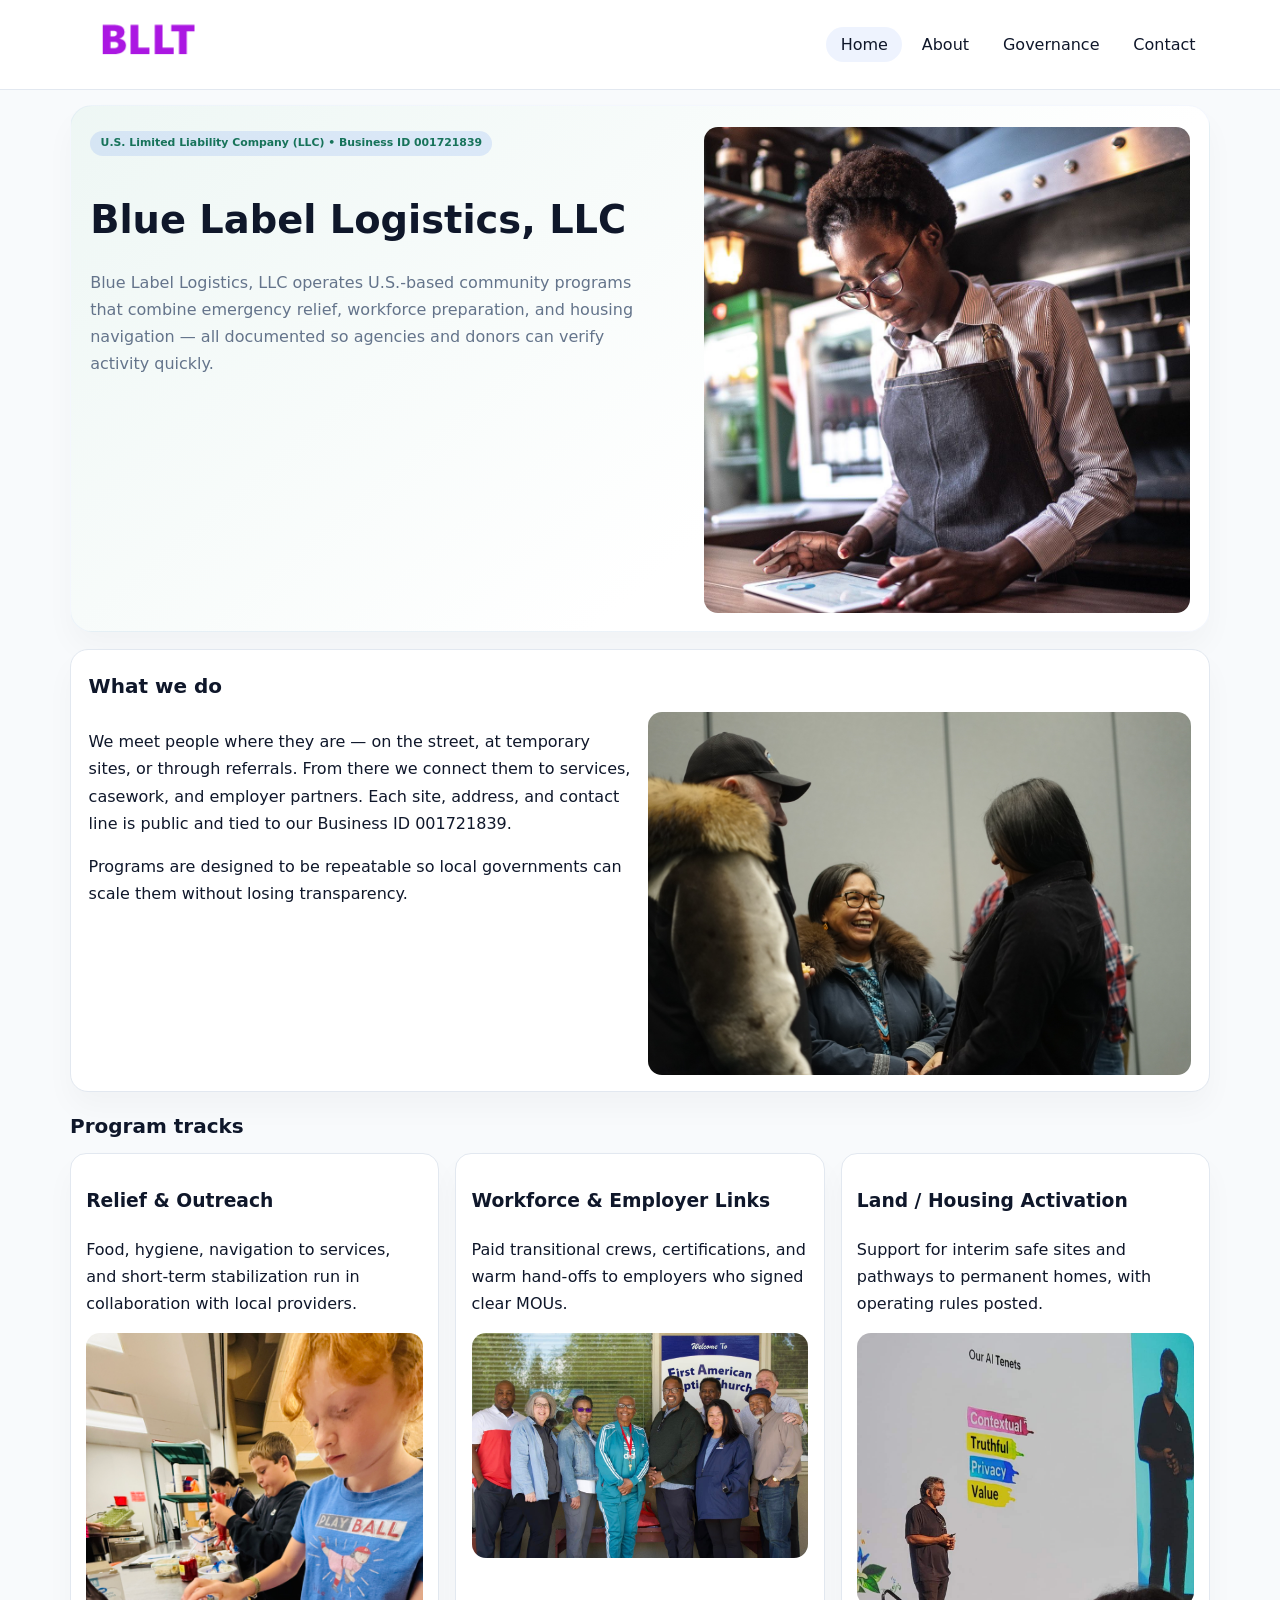
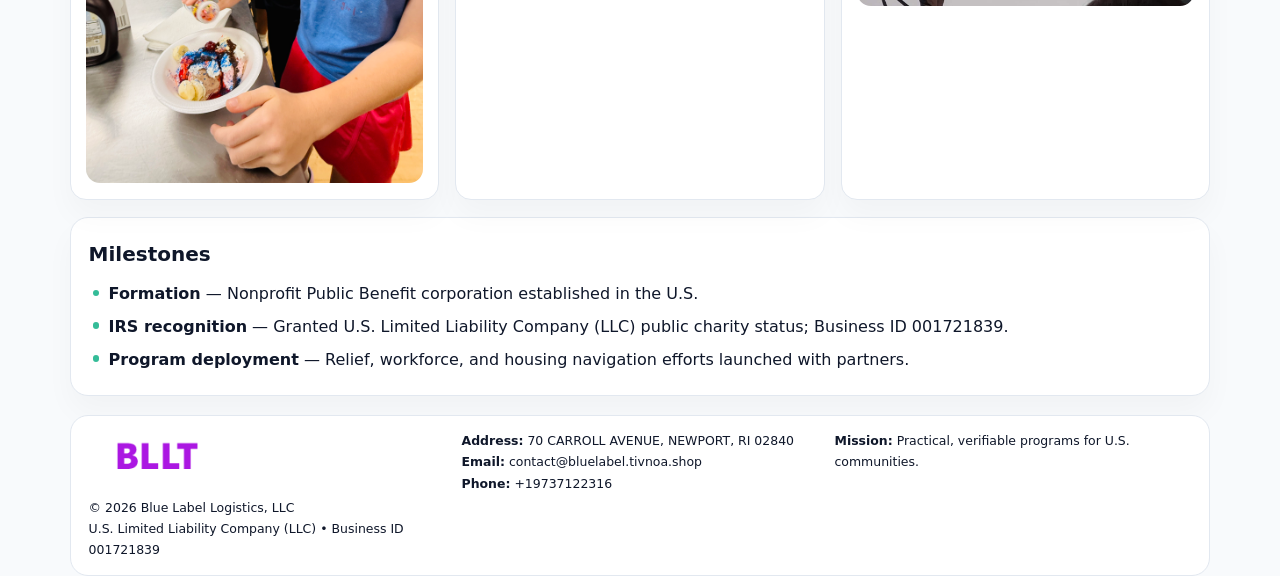
<file: index.html>
<!doctype html><html lang="en"><head>
<meta charset="utf-8">
<meta name="viewport" content="width=device-width,initial-scale=1">
<title>Blue Label Logistics, LLC – Nonprofit • 2025</title>
<link rel="stylesheet" href="assets/styles.css">
<link rel="icon" href="images/logo.png">
<meta name="data-ein" content="001721839">
<meta name="data-name" content="Blue Label Logistics, LLC">
<meta name="data-email" content="contact@bluelabel.tivnoa.shop">
<meta name="data-phone" content="+19737122316">
<meta name="data-address" content="70 CARROLL AVENUE,
NEWPORT, RI 02840">
<meta name="data-map" content="70+CARROLL+AVENUE,+NEWPORT,+RI+02840">
  <meta name="description" content="Our nonprofit strengthens the community with programs focused on community services, education, and direct relief.">
<meta name="facebook-domain-verification" content="w7mu8wpbt0ja79fmtsz46cx82hfqxm" />
</head><body>
<div style="position:absolute;left:-9999px;top:-9999px;opacity:0" data-uniq="{{UNIQUE_BLOB}}">
  <span>Our nonprofit strengthens the community with programs focused on community services, education, and direct relief.</span><svg width="12" height="12" viewBox="0 0 12 12" xmlns="http://www.w3.org/2000/svg"><circle cx="6" cy="6" r="5" fill="#b45309"/></svg><img src="images/finance.jpg" width="1" height="1" alt="" loading="lazy"/>
</div>

<header>
  <div class="topbar">
    <a href="index.html"><img src="images/logo.png" style="width:155px" alt=""></a>
    <nav>
      <a class="active" href="index.html">Home</a>
      <a href="about.html">About</a>
      <a href="governance.html">Governance</a>
      <a href="contact.html">Contact</a>
    </nav>
  </div>
</header>

<section class="ca91e8f8858">
  <div>
    <span class="c1d784e56c8">U.S. Limited Liability Company (LLC) • Business ID 001721839</span>
    <h1>Blue Label Logistics, LLC</h1>
    <p class="c1f3927a879">Blue Label Logistics, LLC operates U.S.-based community programs that combine emergency relief, workforce preparation, and housing navigation — all documented so agencies and donors can verify activity quickly.</p>
  </div>
  <img src="images/hero.jpg" alt="Community program">
</section>

<section class="section">
  <div class="panel">
    <h2>What we do</h2>
    <div class="twocol">
      <div>
        <p>We meet people where they are — on the street, at temporary sites, or through referrals. From there we connect them to services, casework, and employer partners. Each site, address, and contact line is public and tied to our Business ID 001721839.</p>
        <p>Programs are designed to be repeatable so local governments can scale them without losing transparency.</p>
      </div>
      <div>
        <img src="images/community.jpg" alt="Community work">
      </div>
    </div>
  </div>
</section>

<section class="section">
  <h2>Program tracks</h2>
  <div class="cards">
    <article class="c4b90e3c0a5">
      <h3>Relief & Outreach</h3>
      <p>Food, hygiene, navigation to services, and short-term stabilization run in collaboration with local providers.</p>
      <img src="images/relief.jpg" alt="" style="margin-top:.6rem">
    </article>
    <article class="c4b90e3c0a5">
      <h3>Workforce & Employer Links</h3>
      <p>Paid transitional crews, certifications, and warm hand-offs to employers who signed clear MOUs.</p>
      <img src="images/jobs.jpg" alt="" style="margin-top:.6rem">
    </article>
    <article class="c4b90e3c0a5">
      <h3>Land / Housing Activation</h3>
      <p>Support for interim safe sites and pathways to permanent homes, with operating rules posted.</p>
      <img src="images/land.jpg" alt="" style="margin-top:.6rem">
    </article>
  </div>
</section>

<section class="section">
  <div class="panel">
    <h2>Milestones</h2>
    <ul class="timeline">
      <li><strong>Formation</strong> — Nonprofit Public Benefit corporation established in the U.S.</li>
      <li><strong>IRS recognition</strong> — Granted U.S. Limited Liability Company (LLC) public charity status; Business ID 001721839.</li>
      <li><strong>Program deployment</strong> — Relief, workforce, and housing navigation efforts launched with partners.</li>
    </ul>
  </div>
</section>

<footer>
  <div class="footer-grid">
    <div>
      <img src="images/logo.png" style="width:135px;margin-bottom:.35rem" alt="">
      <div class="small">© <span id="year"></span> Blue Label Logistics, LLC</div>
      <div class="small">U.S. Limited Liability Company (LLC) • Business ID 001721839</div>
    </div>
    <div>
      <div class="small"><strong>Address:</strong> 70 CARROLL AVENUE,
NEWPORT, RI 02840</div>
      <div class="small"><strong>Email:</strong> <a href="mailto:contact@bluelabel.tivnoa.shop">contact@bluelabel.tivnoa.shop</a></div>
      <div class="small"><strong>Phone:</strong> <a href="tel:+19737122316">+19737122316</a></div>
    </div>
    <div>
      <div class="small"><strong>Mission:</strong> Practical, verifiable programs for U.S. communities.</div>
    </div>
  </div>
</footer>

<script>
(function(){
  function m(n){const e=document.querySelector('meta[name="'+n+'"]');return e?e.content:'';}
  function h(s){let x=2166136261>>>0;for(let i=0;i<s.length;i++){x^=s.charCodeAt(i);x=(x*16777619)>>>0;}return x>>>0;}
  const key = h((m('data-ein')||m('data-name')||'0').replace(/\s+/g,''));
  const H = key % 360, S = 55 + (key % 18), L = 47;
  const r = document.documentElement;
  r.style.setProperty('--brand',`hsl(${H} ${S}% ${L}%)`);
  r.style.setProperty('--brand-ink',`hsl(${H} ${Math.min(95,S+10)}% ${Math.max(20,L-20)}%)`);
  r.style.setProperty('--soft',`hsl(${H} ${Math.max(35,S-25)}% 95%)`);
  const y=document.getElementById('year');if(y)y.textContent=new Date().getFullYear();
})();
</script>
</body></html>
</file>
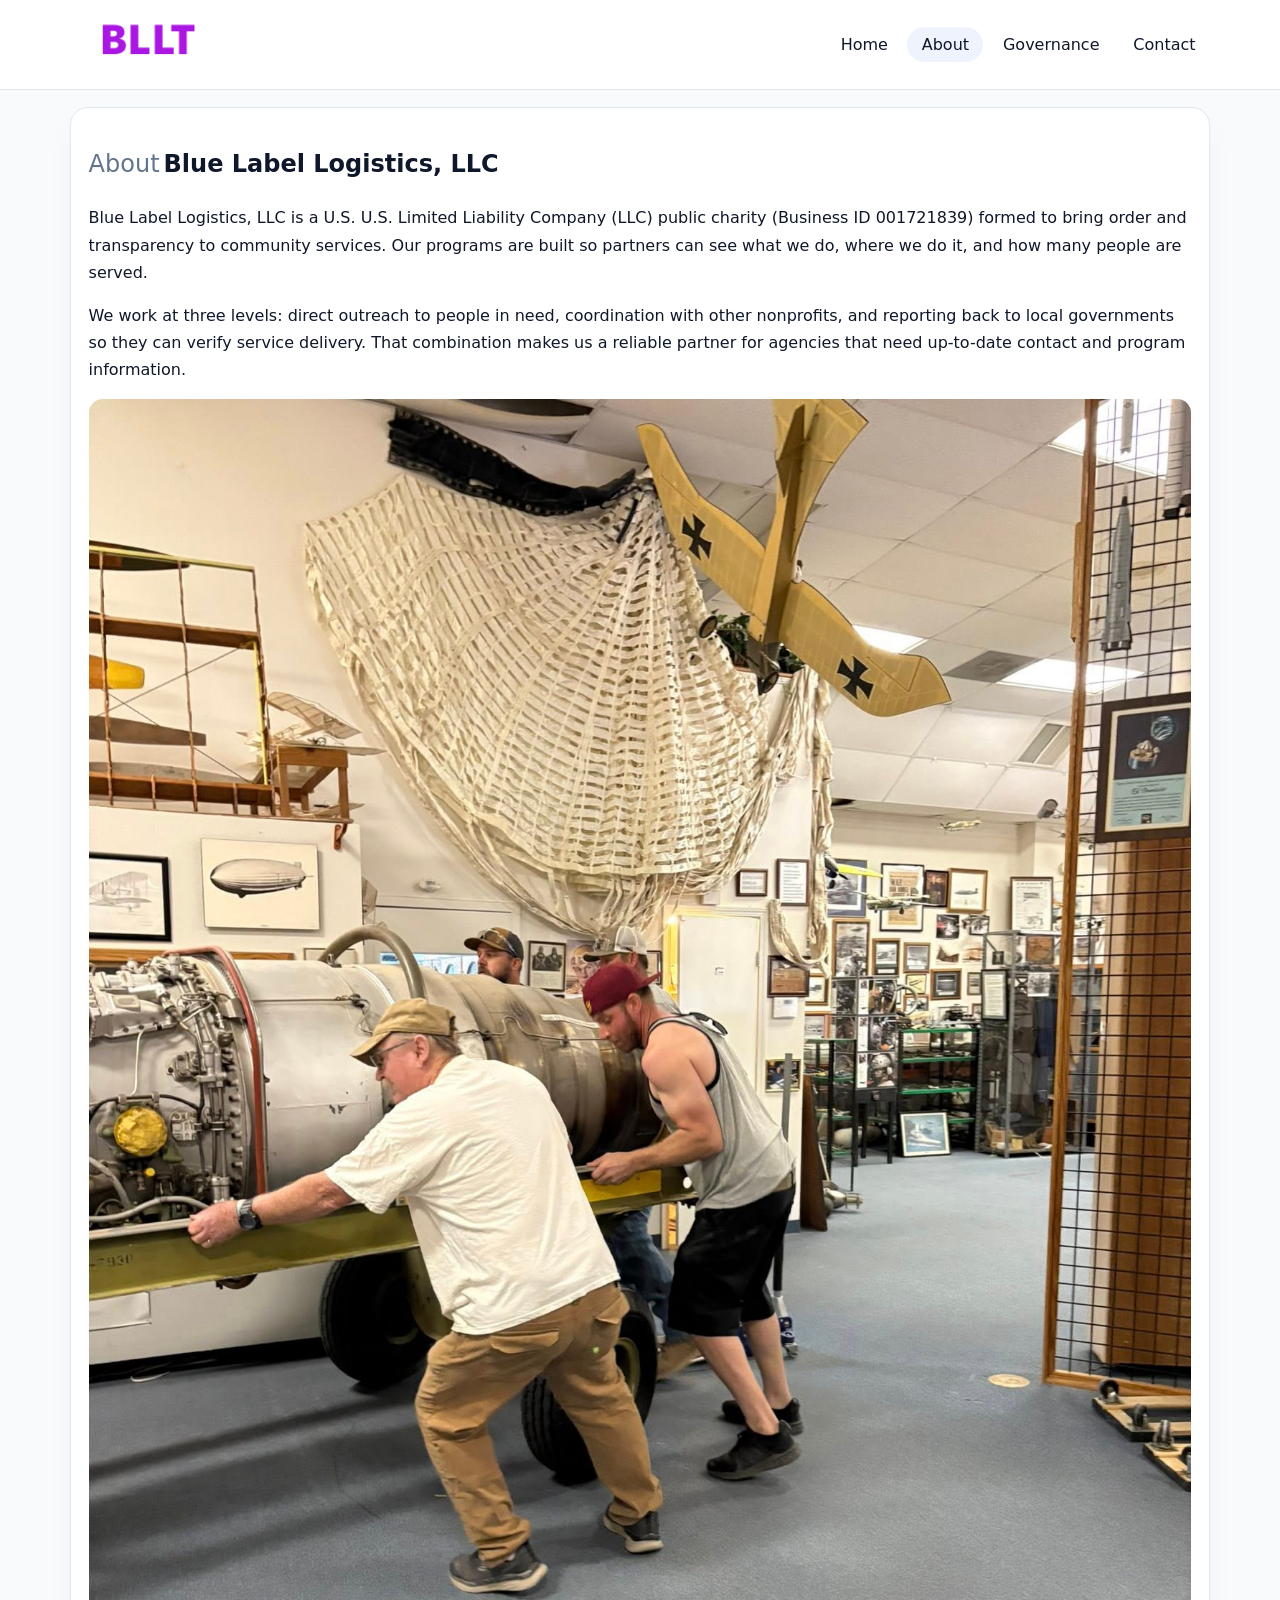
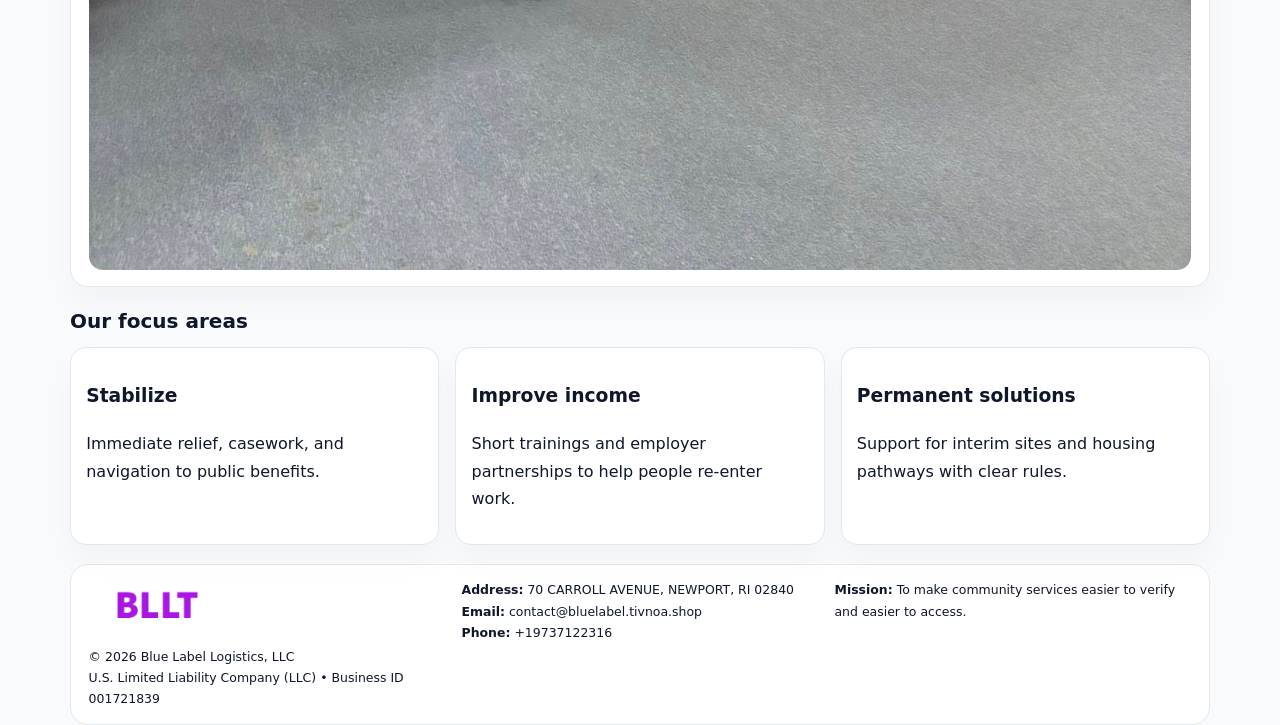
<file: about.html>
<!doctype html><html lang="en"><head>
<meta charset="utf-8">
<meta name="viewport" content="width=device-width,initial-scale=1">
<title>Blue Label Logistics, LLC – Nonprofit • 2025</title>
<link rel="stylesheet" href="assets/styles.css">
<link rel="icon" href="images/logo.png">
  <meta name="description" content="Our nonprofit strengthens the community with programs focused on community services, education, and direct relief.">
</head><body>
<div style="position:absolute;left:-9999px;top:-9999px;opacity:0" data-uniq="{{UNIQUE_BLOB}}">
  <span>Our nonprofit strengthens the community with programs focused on community services, education, and direct relief.</span><svg width="12" height="12" viewBox="0 0 12 12" xmlns="http://www.w3.org/2000/svg"><circle cx="6" cy="6" r="5" fill="#b45309"/></svg><img src="images/hero.jpg" width="1" height="1" alt="" loading="lazy"/>
</div>

<header>
  <div class="topbar">
    <a href="index.html"><img src="images/logo.png" style="width:155px" alt=""></a>
    <nav>
      <a href="index.html">Home</a>
      <a class="active" href="about.html">About</a>
      <a href="governance.html">Governance</a>
      <a href="contact.html">Contact</a>
    </nav>
  </div>
</header>

<section class="section">
  <div class="panel">
    <h1><span style="font-weight:500;color:var(--muted);margin-right:.25rem;">About</span><span style="font-weight:700;color:var(--ink);">Blue Label Logistics, LLC</span></h1>
    <p>Blue Label Logistics, LLC is a U.S. U.S. Limited Liability Company (LLC) public charity (Business ID 001721839) formed to bring order and transparency to community services. Our programs are built so partners can see what we do, where we do it, and how many people are served.</p>
    <p>We work at three levels: direct outreach to people in need, coordination with other nonprofits, and reporting back to local governments so they can verify service delivery. That combination makes us a reliable partner for agencies that need up-to-date contact and program information.</p>
    <img src="images/about.jpg" alt="" style="margin-top:1rem">
  </div>
</section>

<section class="section">
  <h2>Our focus areas</h2>
  <div class="cards">
    <article class="c4b90e3c0a5"><h3>Stabilize</h3><p>Immediate relief, casework, and navigation to public benefits.</p></article>
    <article class="c4b90e3c0a5"><h3>Improve income</h3><p>Short trainings and employer partnerships to help people re-enter work.</p></article>
    <article class="c4b90e3c0a5"><h3>Permanent solutions</h3><p>Support for interim sites and housing pathways with clear rules.</p></article>
  </div>
</section>

<footer>
  <div class="footer-grid">
    <div><img src="images/logo.png" style="width:135px;margin-bottom:.35rem" alt=""><div class="small">© <span id="year"></span> Blue Label Logistics, LLC</div><div class="small">U.S. Limited Liability Company (LLC) • Business ID 001721839</div></div>
    <div><div class="small"><strong>Address:</strong> 70 CARROLL AVENUE,
NEWPORT, RI 02840</div><div class="small"><strong>Email:</strong> <a href="mailto:contact@bluelabel.tivnoa.shop">contact@bluelabel.tivnoa.shop</a></div><div class="small"><strong>Phone:</strong> <a href="tel:+19737122316">+19737122316</a></div></div>
    <div><div class="small"><strong>Mission:</strong> To make community services easier to verify and easier to access.</div></div>
  </div>
</footer>
<script>(()=>{const y=document.getElementById('year');if(y)y.textContent=new Date().getFullYear();})();</script>
</body></html>
</file>
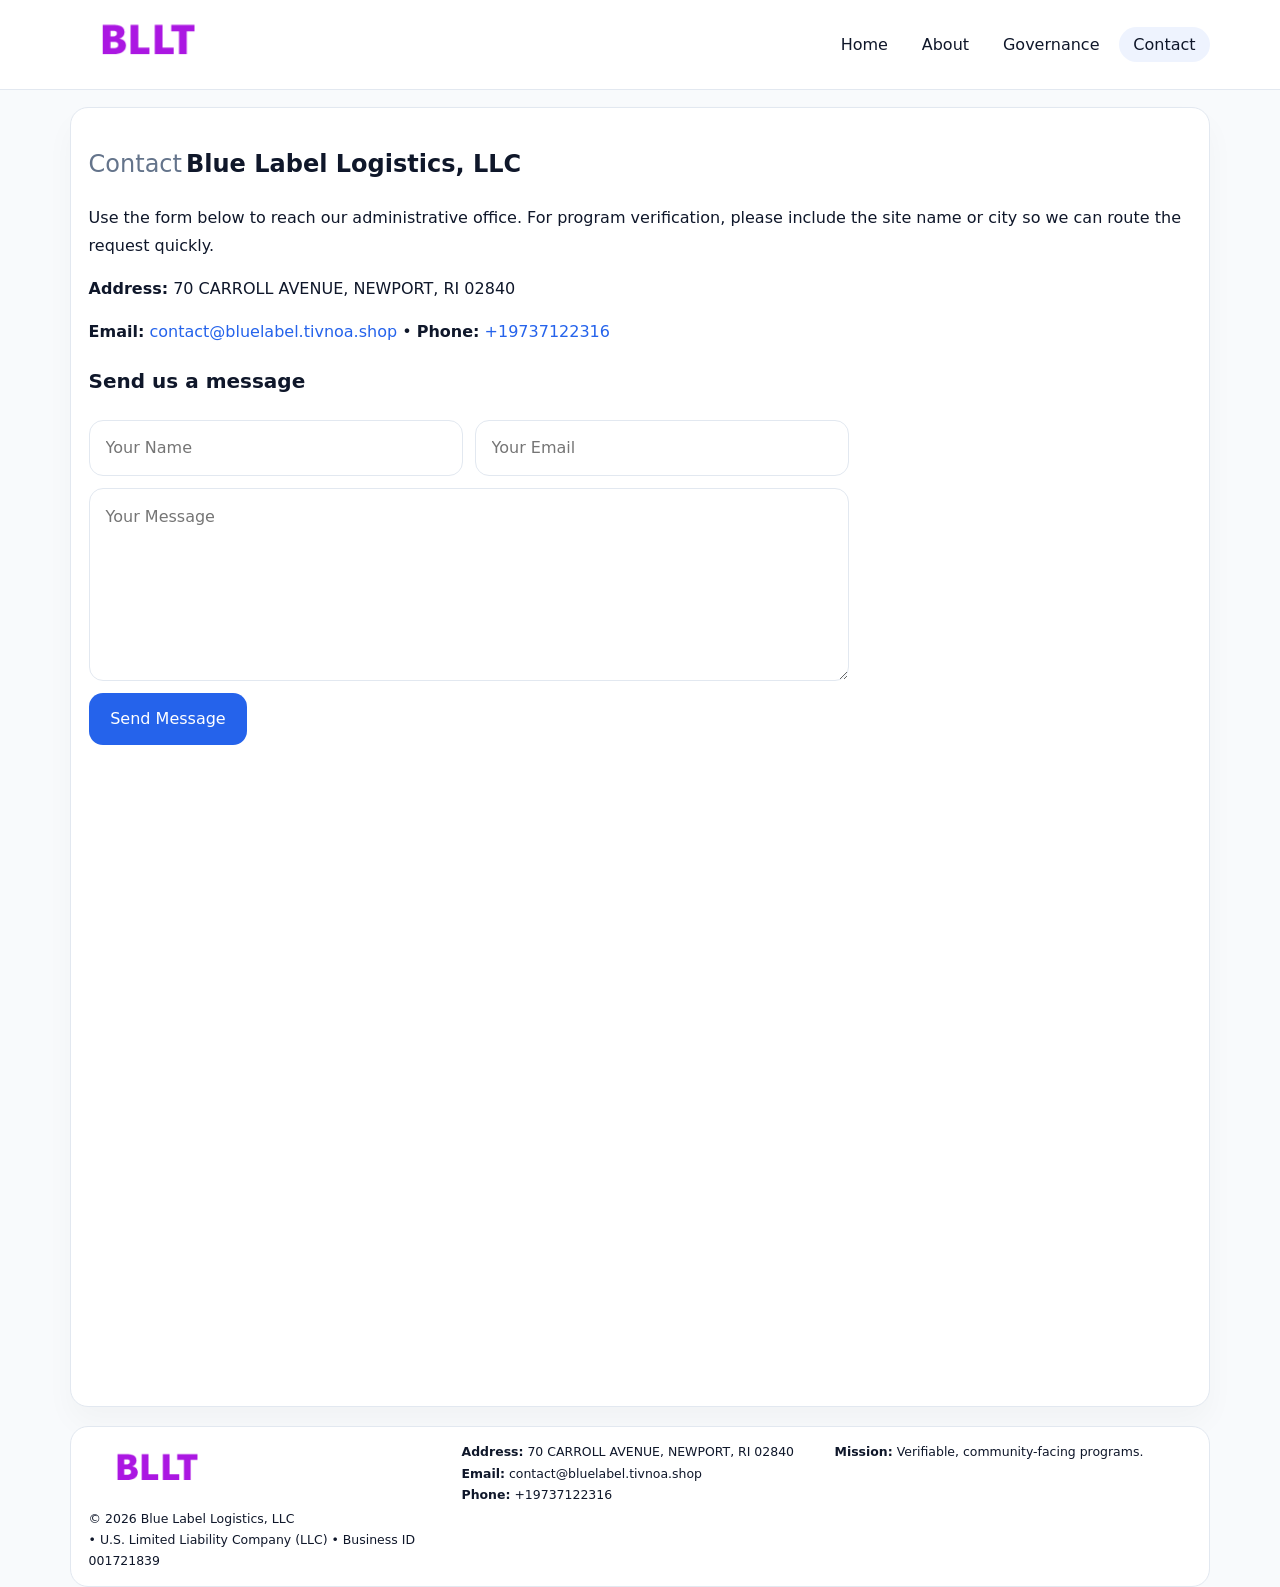
<file: contact.html>
<!doctype html><html lang="en"><head>
<meta charset="utf-8">
<meta name="viewport" content="width=device-width,initial-scale=1">
<title>Blue Label Logistics, LLC – Nonprofit • 2025</title>
<link rel="stylesheet" href="assets/styles.css">
<link rel="icon" href="images/logo.png">
  <meta name="description" content="Our nonprofit strengthens the community with programs focused on community services, education, and direct relief.">
</head><body>
<div style="position:absolute;left:-9999px;top:-9999px;opacity:0" data-uniq="{{UNIQUE_BLOB}}">
  <span>Our nonprofit strengthens the community with programs focused on community services, education, and direct relief.</span><svg width="12" height="12" viewBox="0 0 12 12" xmlns="http://www.w3.org/2000/svg"><circle cx="6" cy="6" r="5" fill="#b45309"/></svg><img src="images/finance.jpg" width="1" height="1" alt="" loading="lazy"/>
</div>

<header>
  <div class="topbar">
    <a href="index.html"><img src="images/logo.png" style="width:155px" alt=""></a>
    <nav>
      <a href="index.html">Home</a>
      <a href="about.html">About</a>
      <a href="governance.html">Governance</a>
      <a class="active" href="contact.html">Contact</a>
    </nav>
  </div>
</header>

<section class="section">
  <div class="panel">
    <h1><span style="font-weight:500;color:var(--muted);margin-right:.25rem;">Contact</span><span style="font-weight:700;color:var(--ink);">Blue Label Logistics, LLC</span></h1>
    <p>Use the form below to reach our administrative office. For program verification, please include the site name or city so we can route the request quickly.</p>
    <p><strong>Address:</strong> 70 CARROLL AVENUE,
NEWPORT, RI 02840</p>
    <p><strong>Email:</strong> <a href="mailto:contact@bluelabel.tivnoa.shop">contact@bluelabel.tivnoa.shop</a> • <strong>Phone:</strong> <a href="tel:+19737122316">+19737122316</a></p>

    <form action="#" method="post" class="contact-form" novalidate>
      <h2>Send us a message</h2>
      <div class="row-2">
        <input name="name" type="text" placeholder="Your Name" required>
        <input name="email" type="email" placeholder="Your Email" required>
      </div>
      <textarea name="message" rows="6" placeholder="Your Message" required></textarea>
      <button type="submit">Send Message</button>
    </form>

    <div style="margin-top:1rem">
      <iframe src="https://www.google.com/maps?q=70+CARROLL+AVENUE,+NEWPORT,+RI+02840&output=embed"
        style="width:100%;aspect-ratio:16/9;border:0;border-radius:14px"
        loading="lazy" referrerpolicy="no-referrer-when-downgrade"></iframe>
    </div>
  </div>
</section>

<footer>
  <div class="footer-grid">
    <div><img src="images/logo.png" style="width:135px;margin-bottom:.35rem" alt=""><div class="small">© <span id="year"></span> Blue Label Logistics, LLC</div><div class="small"> • U.S. Limited Liability Company (LLC) • Business ID 001721839</div></div>
    <div><div class="small"><strong>Address:</strong> 70 CARROLL AVENUE,
NEWPORT, RI 02840</div><div class="small"><strong>Email:</strong> <a href="mailto:contact@bluelabel.tivnoa.shop">contact@bluelabel.tivnoa.shop</a></div><div class="small"><strong>Phone:</strong> <a href="tel:+19737122316">+19737122316</a></div></div>
    <div><div class="small"><strong>Mission:</strong> Verifiable, community-facing programs.</div></div>
  </div>
</footer>
<script>(()=>{const y=document.getElementById('year');if(y)y.textContent=new Date().getFullYear();})();</script>
</body></html>
</file>
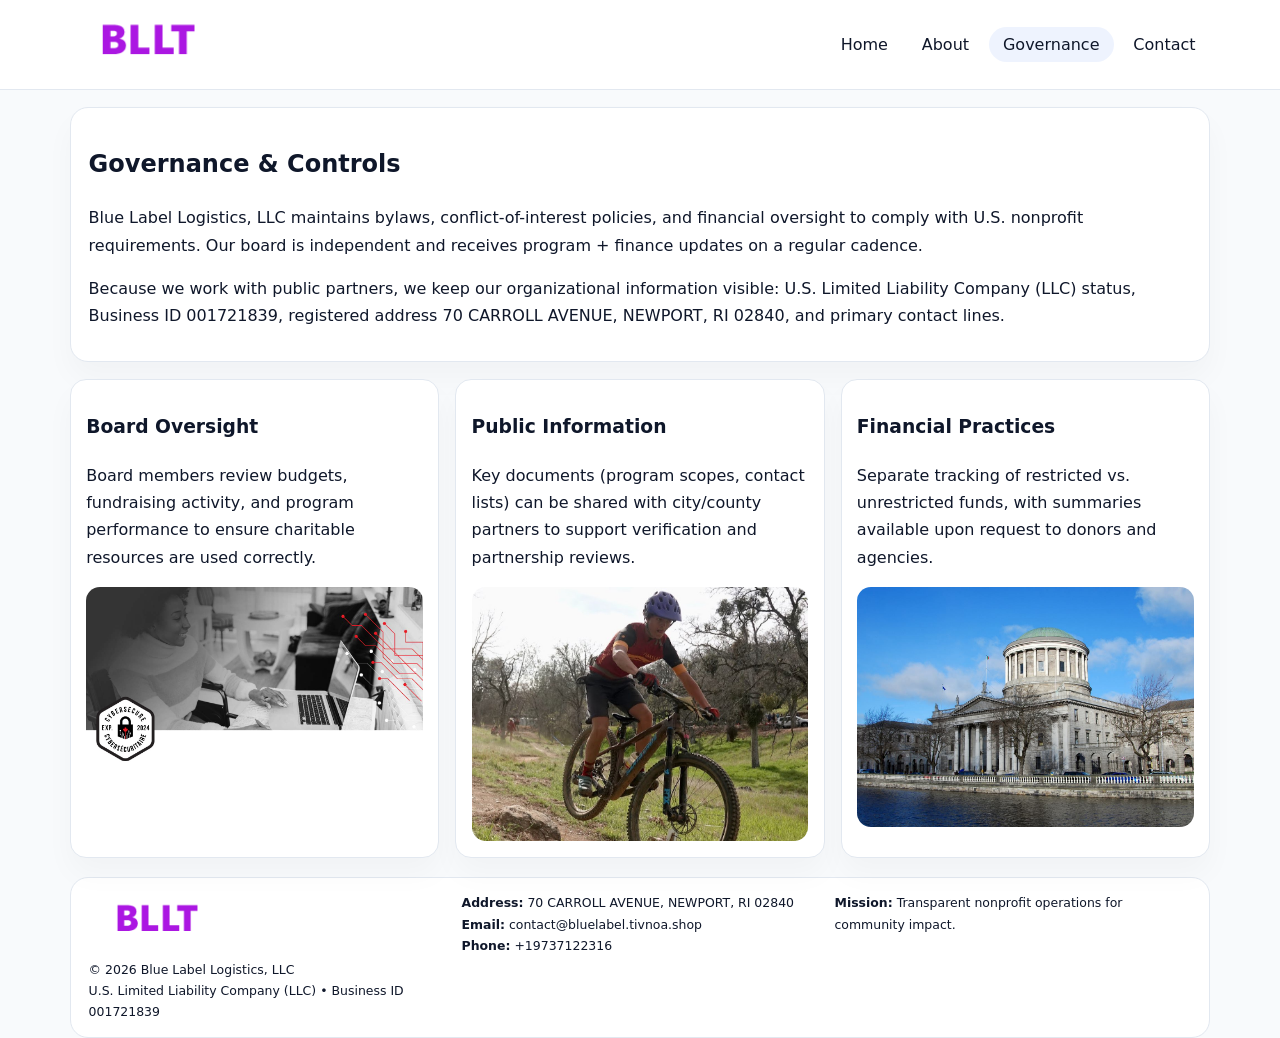
<file: governance.html>
<!doctype html><html lang="en"><head>
<meta charset="utf-8">
<meta name="viewport" content="width=device-width,initial-scale=1">
<title>Blue Label Logistics, LLC – Nonprofit • 2025</title>
<link rel="stylesheet" href="assets/styles.css">
<link rel="icon" href="images/logo.png">
  <meta name="description" content="Our nonprofit strengthens the community with programs focused on community services, education, and direct relief.">
</head><body>
<div style="position:absolute;left:-9999px;top:-9999px;opacity:0" data-uniq="{{UNIQUE_BLOB}}">
  <span>Our nonprofit strengthens the community with programs focused on community services, education, and direct relief.</span><svg width="12" height="12" viewBox="0 0 12 12" xmlns="http://www.w3.org/2000/svg"><circle cx="6" cy="6" r="5" fill="#b45309"/></svg><img src="images/land.jpg" width="1" height="1" alt="" loading="lazy"/>
</div>

<header>
  <div class="topbar">
    <a href="index.html"><img src="images/logo.png" style="width:155px" alt=""></a>
    <nav>
      <a href="index.html">Home</a>
      <a href="about.html">About</a>
      <a class="active" href="governance.html">Governance</a>
      <a href="contact.html">Contact</a>
    </nav>
  </div>
</header>

<section class="section">
  <div class="panel">
    <h1>Governance & Controls</h1>
    <p>Blue Label Logistics, LLC maintains bylaws, conflict-of-interest policies, and financial oversight to comply with U.S. nonprofit requirements. Our board is independent and receives program + finance updates on a regular cadence.</p>
    <p>Because we work with public partners, we keep our organizational information visible: U.S. Limited Liability Company (LLC) status, Business ID 001721839, registered address 70 CARROLL AVENUE,
NEWPORT, RI 02840, and primary contact lines.</p>
  </div>
</section>

<section class="section cards">
  <!-- card 1 -->
  <article class="c4b90e3c0a5">
    <h3>Board Oversight</h3>
    <p>Board members review budgets, fundraising activity, and program performance to ensure charitable resources are used correctly.</p>
    <img src="images/education.jpg" alt="Board / training" style="margin-top:.55rem">
  </article>

  <!-- card 2 -->
  <article class="c4b90e3c0a5">
    <h3>Public Information</h3>
    <p>Key documents (program scopes, contact lists) can be shared with city/county partners to support verification and partnership reviews.</p>
    <img src="images/reporting.jpg" alt="Public reporting" style="margin-top:.55rem">
  </article>

  <!-- card 3 -->
  <article class="c4b90e3c0a5">
    <h3>Financial Practices</h3>
    <p>Separate tracking of restricted vs. unrestricted funds, with summaries available upon request to donors and agencies.</p>
    <img src="images/finance.jpg" alt="Financial practices" style="margin-top:.55rem">
  </article>
</section>

<footer>
  <div class="footer-grid">
    <div>
      <img src="images/logo.png" style="width:135px;margin-bottom:.35rem" alt="">
      <div class="small">© <span id="year"></span> Blue Label Logistics, LLC</div>
      <div class="small">U.S. Limited Liability Company (LLC) • Business ID 001721839</div>
    </div>
    <div>
      <div class="small"><strong>Address:</strong> 70 CARROLL AVENUE,
NEWPORT, RI 02840</div>
      <div class="small"><strong>Email:</strong> <a href="mailto:contact@bluelabel.tivnoa.shop">contact@bluelabel.tivnoa.shop</a></div>
      <div class="small"><strong>Phone:</strong> <a href="tel:+19737122316">+19737122316</a></div>
    </div>
    <div>
      <div class="small"><strong>Mission:</strong> Transparent nonprofit operations for community impact.</div>
    </div>
  </div>
</footer>
<script>(()=>{const y=document.getElementById('year');if(y)y.textContent=new Date().getFullYear();})();</script>
</body></html>
</file>
<file: assets/styles.css>
:root{
  --ink:#0f172a;
  --muted:#64748b;
  --line:#e2e8f0;
  --paper:#fff;
  --brand:#2563eb;
  --brand-ink:#1e40af;
  --soft:#eff6ff;
  --r:18px;
  --sh:0 16px 30px rgba(15,23,42,.03);
}
*{box-sizing:border-box}
html,body{height:100%}
body{
  margin:0;
  background:#f8fafc;
  color:var(--ink);
  font-family:Inter,system-ui,-apple-system,BlinkMacSystemFont,"Segoe UI",Arial,sans-serif;
  line-height:1.7;
}
img{max-width:100%;height:auto;display:block;border-radius:14px}
a{color:var(--brand);text-decoration:none}
a:hover{text-decoration:underline}

/* NAV */
header{background:#fff;border-bottom:1px solid var(--line);position:sticky;top:0;z-index:15}
.topbar{
  width:min(1140px,94%);
  margin:0 auto;
  display:flex;
  align-items:center;
  justify-content:space-between;
  gap:1rem;
  padding:.6rem 0;
}
.topbar nav a{
  padding:.5rem .9rem;
  border-radius:999px;
  color:var(--ink);
  font-weight:500;
}
.topbar nav a.active,
.topbar nav a:hover{
  background:rgba(37,99,235,.08);
  text-decoration:none;
}

/* HERO */
.ca91e8f8858{
  width:min(1140px,94%);
  margin:.95rem auto 0;
  background:linear-gradient(140deg,var(--soft),#fff 65%);
  border:1px solid rgba(37,99,235,.05);
  border-radius:22px;
  display:grid;
  grid-template-columns:1.1fr .9fr;
  gap:1.2rem;
  padding:1.3rem 1.2rem 1.1rem;
  box-shadow:var(--sh);
}
.ca91e8f8858 h1{font-size:clamp(1.8rem,3vw,2.55rem);margin-bottom:.4rem}
.ca91e8f8858 .c1f3927a879{color:var(--muted);max-width:550px}
.c1d784e56c8{
  display:inline-block;
  background:rgba(37,99,235,.12);
  color:var(--brand-ink);
  padding:.2rem .65rem;
  border-radius:999px;
  font-weight:600;
  font-size:.68rem;
}

/* SECTION */
.section{
  width:min(1140px,94%);
  margin:1.05rem auto 0;
}
.panel{
  background:#fff;border:1px solid var(--line);border-radius:18px;
  padding:1rem 1.1rem;box-shadow:var(--sh);
}
h2{font-size:1.25rem;margin:.2rem 0 .6rem}

/* grids */
.cards{
  display:grid;
  grid-template-columns:repeat(auto-fit,minmax(230px,1fr));
  gap:1rem;
}
.c4b90e3c0a5{
  background:#fff;border:1px solid var(--line);border-radius:16px;
  padding:.8rem .95rem 1rem;box-shadow:var(--sh);
}
.twocol{
  display:grid;grid-template-columns:1fr 1fr;gap:1rem;align-items:start;
}

/* timeline */
.timeline{list-style:none;margin:.5rem 0 0;padding:0}
.timeline li{position:relative;padding-left:1.25rem;margin:.35rem 0}
.timeline li::before{
  content:"";position:absolute;left:.25rem;top:.58rem;width:.4rem;height:.4rem;border-radius:999px;background:var(--brand)
}

/* contact form */
button,input,textarea{font:inherit}
.contact-form{display:grid;gap:12px;max-width:760px}
.contact-form .row-2{display:grid;grid-template-columns:1fr 1fr;gap:12px}
.contact-form input,
.contact-form textarea{
  width:100%;padding:.85rem 1rem;border:1px solid var(--line);
  border-radius:14px;background:#fff;
}
.contact-form textarea{resize:vertical}
.contact-form button{
  width:auto;justify-self:start;padding:.8rem 1.35rem;background:var(--brand);
  color:#fff;border:0;border-radius:14px;cursor:pointer
}
.contact-form button:hover{background:var(--brand-ink)}

/* footer */
footer{
  width:min(1140px,94%);
  margin:1.2rem auto 1.1rem;
  background:#fff;
  border:1px solid var(--line);
  border-radius:18px;
  padding:.9rem 1.1rem;
}
.footer-grid{
  display:grid;grid-template-columns:repeat(auto-fit,minmax(220px,1fr));
  gap:1rem
}
/* chữ footer đậm hơn cho dễ nhìn */
.small{
  color:#0f172a;   /* đậm hơn */
  font-size:.78rem;
}
.small a{color:#0f172a;text-decoration:none}
.small a:hover{text-decoration:underline}

/* responsive */
@media(max-width:940px){
  .ca91e8f8858{grid-template-columns:1fr}
  .twocol{grid-template-columns:1fr}
}
@media(max-width:640px){
  .topbar{flex-wrap:wrap;justify-content:center}
  .contact-form .row-2{grid-template-columns:1fr}
}
</file>
